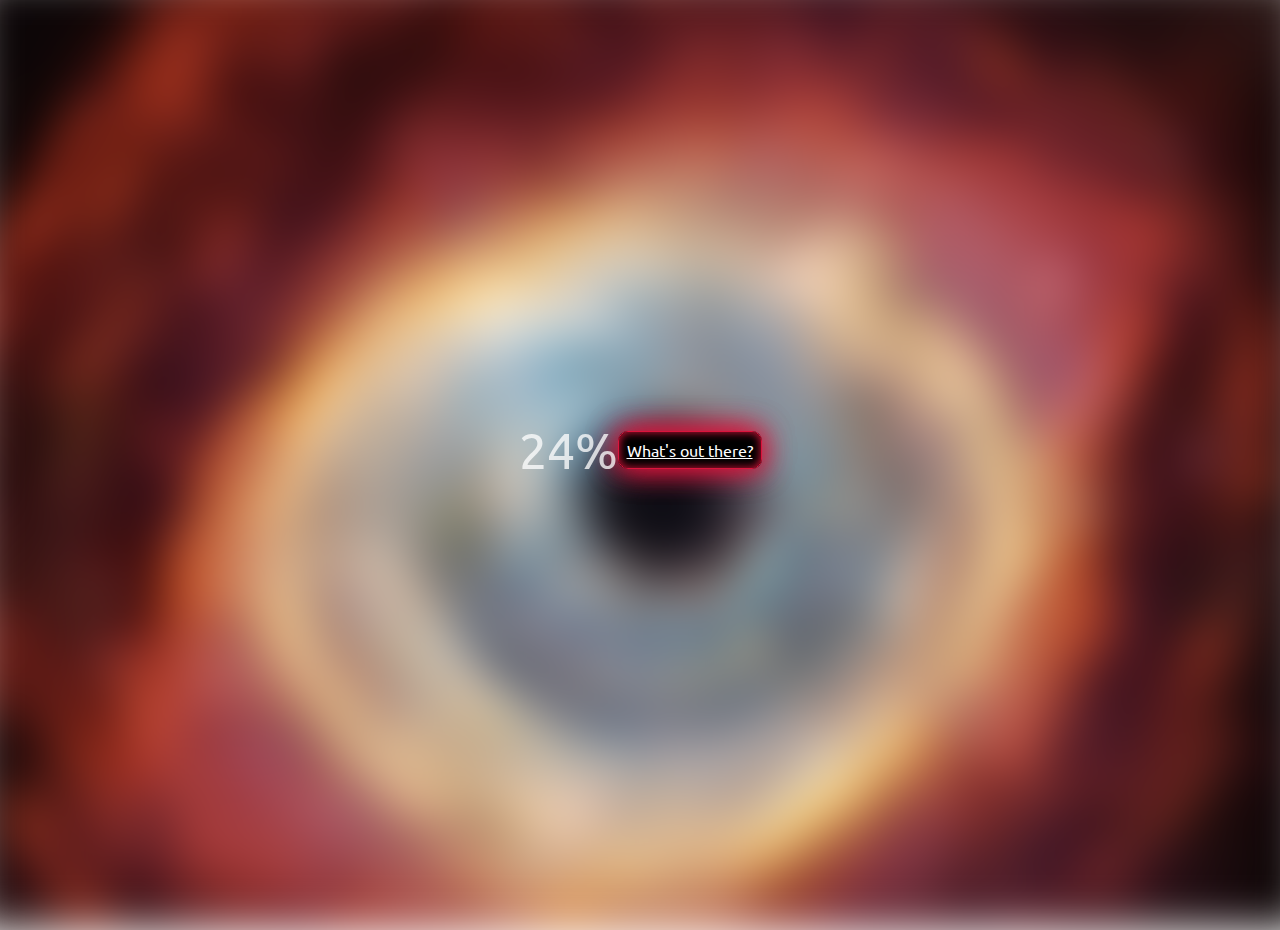
<file: index.html>
<!DOCTYPE html>
<html lang="en">
  <head>
    <meta charset="UTF-8" />
    <meta name="viewport" content="width=device-width, initial-scale=1.0" />
    <link rel="stylesheet" href="style.css" />
    <title>Blurry Loading</title>
  </head>
  <body id='firstpage'>
    <!--- Background image --->
    <section class="bg"></section>
    <div class="loading-text">0%</div>
  
    <div class="middle">
      <a href="planets.html" class="planets">What's out there?</a>
    </div>

    <script src="script.js"></script>
  </body>
</html>
</file>
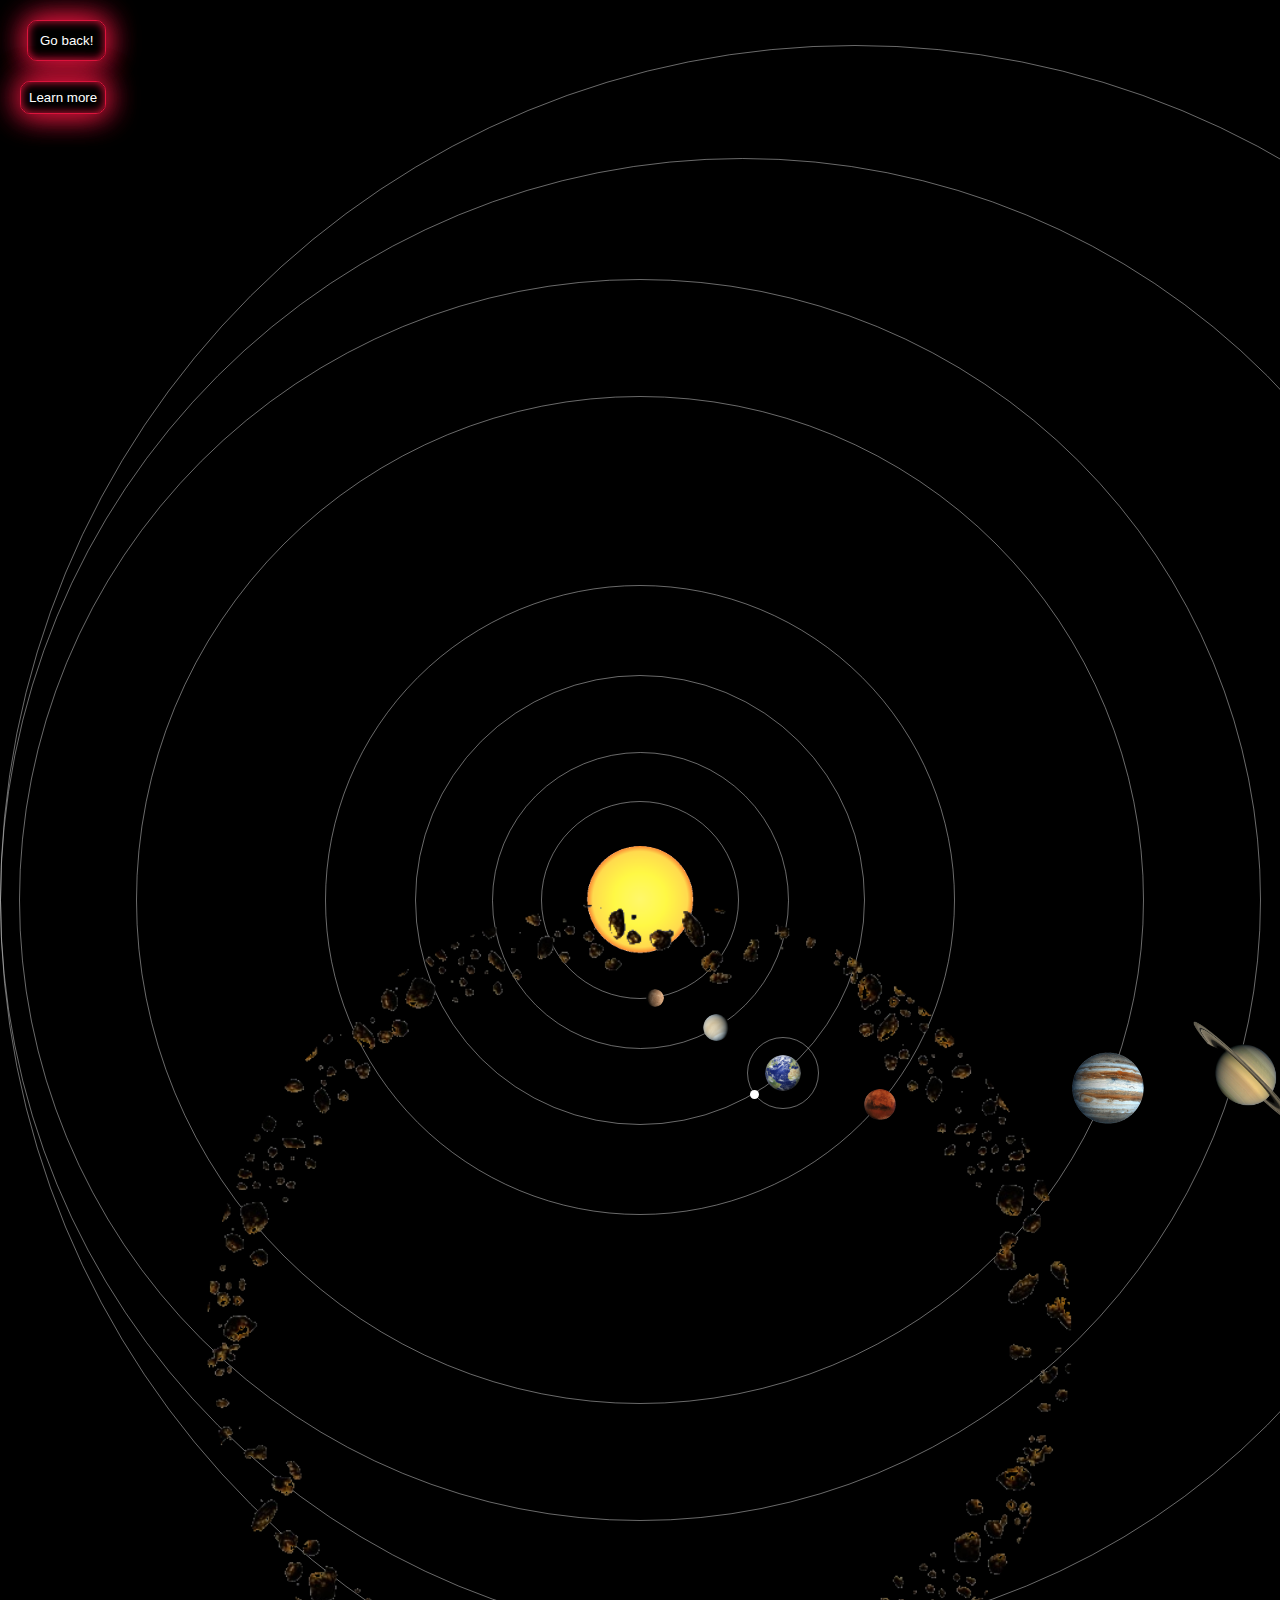
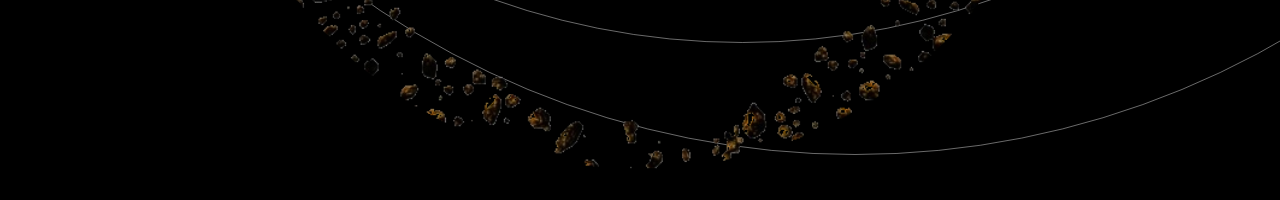
<file: planets.html>
<!DOCTYPE html>
<html
<head>
  <meta charset="utf-8">
  <meta name="keywords" content="one, two, three">

  <title>Planets</title>
  <!-- external CSS link -->
  <link rel="stylesheet" type="text/css" href="style.css">
  <form class="backButton">
 <input class="bButton" type="button" value="Go back!" onclick="window.history.back()">
</form>
</head>
<body id="secondpage">
  <img class='object' src="sun.png" alt="sun" id='sun'>
  <img class='object planet' src="mercury.png" alt="mercury" id='mercury'>
  <img class='object planet' src="venus.png" alt="venus" id='venus'>
  <img class='object planet' src="earth.png" alt="earth" id='earth'>
  <img class='object planet' src="mars.png" alt="mars" id='mars'>
  <img class='object planet' src="jupiter.png" alt="jupiter" id='jupiter'>
  <img class='object planet' src="saturn.png" alt="saturn" id='saturn'>
  <img class='object planet' src="uranus.png" alt="uranus" id='uranus'>
  <img class='object planet' src="neptune.png" alt="neptune" id='neptune'>
  <div class="object" id='moon'></div>

  <div class='object p-orbit'></div>
  <div class='object p-orbit'></div>
  <div class='object p-orbit'></div>
  <div class='object p-orbit'></div>
  <div class='object p-orbit'></div>
  <div class='object p-orbit'></div>
  <div class='object p-orbit'></div>
  <div class='object p-orbit'></div>
  <div class='object' id='m-orbit'></div>

  <img src="asteroidbelt.png" class="object" id="belt" alt="">

  <div class="container">
    <button class="pButton" onclick="pFunction()">Learn more</button>
  </div>
</body>
<script src="script.js"></script>

</html>
</file>
<file: style.css>
/* Font family */
@import url('https://fonts.googleapis.com/css?family=Ubuntu');

* {
  box-sizing: border-box;
}

/* Using url image, but need to figure out how to do our own image saved on computer */

.bg {
  /* background: url('https://cdn.entertainment-focus.com/wp-content/uploads/2013/07/cosmos.jpg')
    no-repeat center center/cover; */
  background: url('cosmos.jpg') no-repeat center center/cover;
  position: absolute;
  top: -30px;
  left: -30px;
  /* calc the space around the image */
  width: calc(100vw + 60px);
  height: calc(100vh + 60px);
  z-index: -1;
  filter: blur(0px);
}

.loading-text {
  font-size: 50px;
  color: #fff;
}

#firstpage {
  font-family: 'Ubuntu', sans-serif;
  display: flex;
  align-items: center;
  justify-content: center;
  height: 100vh;
  overflow: hidden;
  margin: 0;
}

.planets {
  position: middle;
  justify-content: center;
  background-color: #000;
        border: .5px solid crimson;
        border-radius: 10px;
        color: #fff;
        padding: 8px;
        box-shadow: 0 0 30px 0 crimson,
                    0 0 30px 0 crimson,
                    0 0 10px 0 crimson inset;

}

.pButton {
  background-color: #000;
        border: .5px solid crimson;
        border-radius: 10px;
        color: #fff;
        padding: 8px;
        box-shadow: 0 0 30px 0 crimson,
                    0 0 30px 0 crimson,
                    0 0 10px 0 crimson inset;
  cursor: grab;
  margin-top: 20px;
  margin-left: 20px;
}

.bButton{
  background-color: #000;
        border: .5px solid crimson;
        border-radius: 10px;
        color: #fff;
        padding: 12px;
        box-shadow: 0 0 30px 0 crimson,
                    0 0 30px 0 crimson,
                    0 0 10px 0 crimson inset;
  cursor: grab;
  margin-top: 20px;
  margin-left: 27px;
}

/* Planets rotations */
#secondpage {
  background-color: black;
  margin: 0;
  padding: 0;
  height: 200vmin;
}
.object{
  border-radius:50%;
  position: absolute;
  margin: auto;
  top: 0;
  left: 0;
  right: 0;
  bottom: 0;
  transform: translateY(50vmin);
}

.p-orbit, #m-orbit{
  border:0.1vmin solid lightgrey;
  opacity:0.5;
  background: transparent;
}

#belt{
  height:97vmin;
  width:97vmin;
  animation: spin 50s infinite linear;
  margin-top: 50vmin;
}

@keyframes spin{
  0%{transform: rotate(0deg)}
  100%{transform: rotate(360deg)}
}

#m-orbit{
  height:8vmin;
  width:8vmin;
}

.planet, #moon{
  z-index:100;
}

#sun{
  height:12vmin;
  width:12vmin;
}

#moon{
  height:1vmin;
  width: 1vmin;
  background-color: white;
}

#mercury{
  height:2vmin;
  width:2vmin;
}

#venus{
  height:3vmin;
  width:3vmin;
}

#earth{
  height:4vmin;
  width:4vmin;
}

#mars{
  height:3.5vmin;
  width:3.5vmin;
}

#jupiter{
  height:8vmin;
  width:8vmin;
}

#saturn{
  height:12vmin;
  width:12vmin;
  border-radius:0%;
}

#uranus{
  height:6vmin;
  width:6vmin;
}

#neptune{
  height:5vmin;
  width:5vmin;
}
</file>
